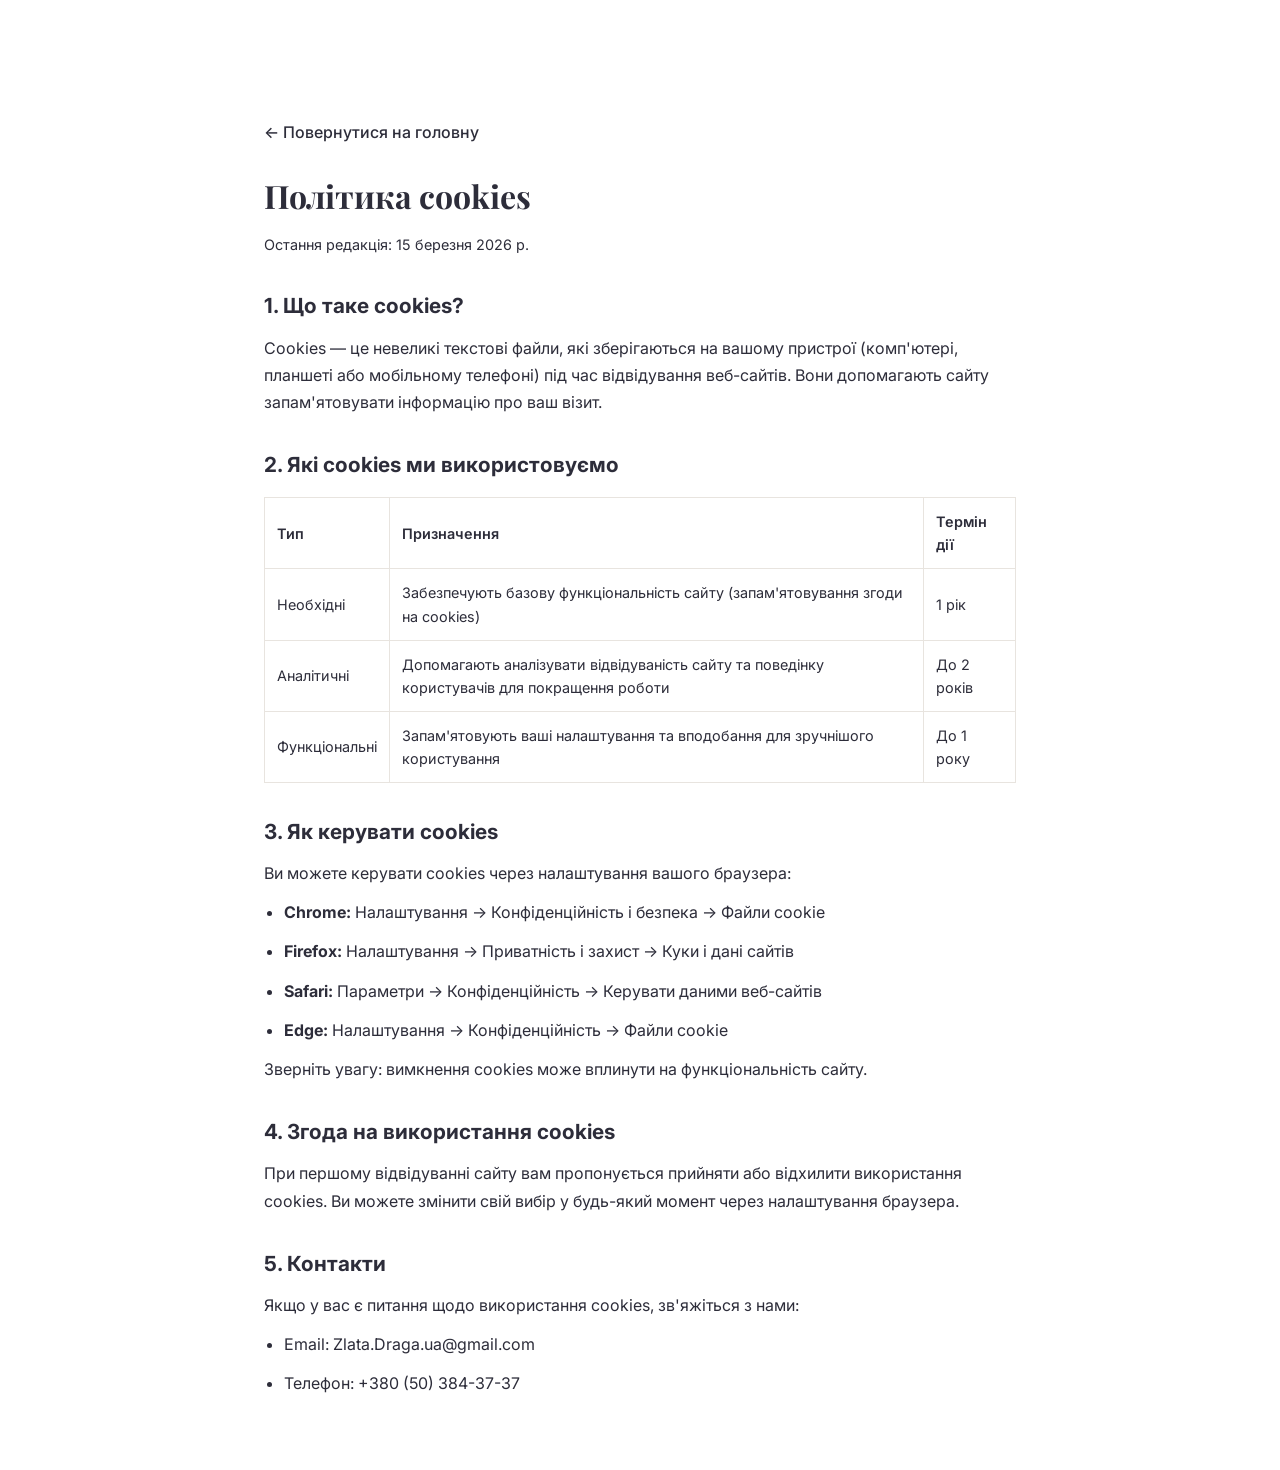
<file: cookie-policy.html>
<!DOCTYPE html>
<html lang="uk">
<head>
  <meta charset="UTF-8">
  <meta name="viewport" content="width=device-width, initial-scale=1.0">
  <title>Політика cookies — Zlata Draga</title>
  <meta name="robots" content="noindex, nofollow">
  <link rel="icon" type="image/svg+xml" href="img/logo.svg">
  <link rel="stylesheet" href="css/style.css">
  <link rel="preconnect" href="https://fonts.googleapis.com">
  <link href="https://fonts.googleapis.com/css2?family=Inter:wght@300;400;500;600;700;800&family=Playfair+Display:wght@600;700&display=swap" rel="stylesheet">
  <style>
    .policy { max-width: 800px; margin: 0 auto; padding: 120px 24px 60px; }
    .policy h1 { font-family: 'Playfair Display', serif; font-size: 2rem; margin-bottom: 12px; }
    .policy .date { color: var(--gray); font-size: 0.9rem; margin-bottom: 32px; }
    .policy h2 { font-size: 1.3rem; margin-top: 32px; margin-bottom: 12px; }
    .policy p, .policy li { line-height: 1.7; color: var(--gray); margin-bottom: 12px; }
    .policy ul { padding-left: 20px; }
    .policy a { color: var(--gold-dark); }
    .policy__back { display: inline-block; margin-bottom: 24px; color: var(--gold-dark); text-decoration: none; font-weight: 500; }
    .policy table { width: 100%; border-collapse: collapse; margin: 16px 0; }
    .policy th, .policy td { padding: 12px; border: 1px solid #E8E4DF; text-align: left; font-size: 0.9rem; }
    .policy th { background: var(--bg-warm); font-weight: 600; }
  </style>
</head>
<body>
  <div class="policy">
    <a href="index.html" class="policy__back">&larr; Повернутися на головну</a>
    <h1>Політика cookies</h1>
    <p class="date">Остання редакція: 15 березня 2026 р.</p>

    <h2>1. Що таке cookies?</h2>
    <p>Cookies — це невеликі текстові файли, які зберігаються на вашому пристрої (комп'ютері, планшеті або мобільному телефоні) під час відвідування веб-сайтів. Вони допомагають сайту запам'ятовувати інформацію про ваш візит.</p>

    <h2>2. Які cookies ми використовуємо</h2>
    <table>
      <tr>
        <th>Тип</th>
        <th>Призначення</th>
        <th>Термін дії</th>
      </tr>
      <tr>
        <td>Необхідні</td>
        <td>Забезпечують базову функціональність сайту (запам'ятовування згоди на cookies)</td>
        <td>1 рік</td>
      </tr>
      <tr>
        <td>Аналітичні</td>
        <td>Допомагають аналізувати відвідуваність сайту та поведінку користувачів для покращення роботи</td>
        <td>До 2 років</td>
      </tr>
      <tr>
        <td>Функціональні</td>
        <td>Запам'ятовують ваші налаштування та вподобання для зручнішого користування</td>
        <td>До 1 року</td>
      </tr>
    </table>

    <h2>3. Як керувати cookies</h2>
    <p>Ви можете керувати cookies через налаштування вашого браузера:</p>
    <ul>
      <li><strong>Chrome:</strong> Налаштування &rarr; Конфіденційність і безпека &rarr; Файли cookie</li>
      <li><strong>Firefox:</strong> Налаштування &rarr; Приватність і захист &rarr; Куки і дані сайтів</li>
      <li><strong>Safari:</strong> Параметри &rarr; Конфіденційність &rarr; Керувати даними веб-сайтів</li>
      <li><strong>Edge:</strong> Налаштування &rarr; Конфіденційність &rarr; Файли cookie</li>
    </ul>
    <p>Зверніть увагу: вимкнення cookies може вплинути на функціональність сайту.</p>

    <h2>4. Згода на використання cookies</h2>
    <p>При першому відвідуванні сайту вам пропонується прийняти або відхилити використання cookies. Ви можете змінити свій вибір у будь-який момент через налаштування браузера.</p>

    <h2>5. Контакти</h2>
    <p>Якщо у вас є питання щодо використання cookies, зв'яжіться з нами:</p>
    <ul>
      <li>Email: <a href="mailto:Zlata.Draga.ua@gmail.com">Zlata.Draga.ua@gmail.com</a></li>
      <li>Телефон: <a href="tel:+380503843737">+380 (50) 384-37-37</a></li>
    </ul>
  </div>
</body>
</html>
</file>
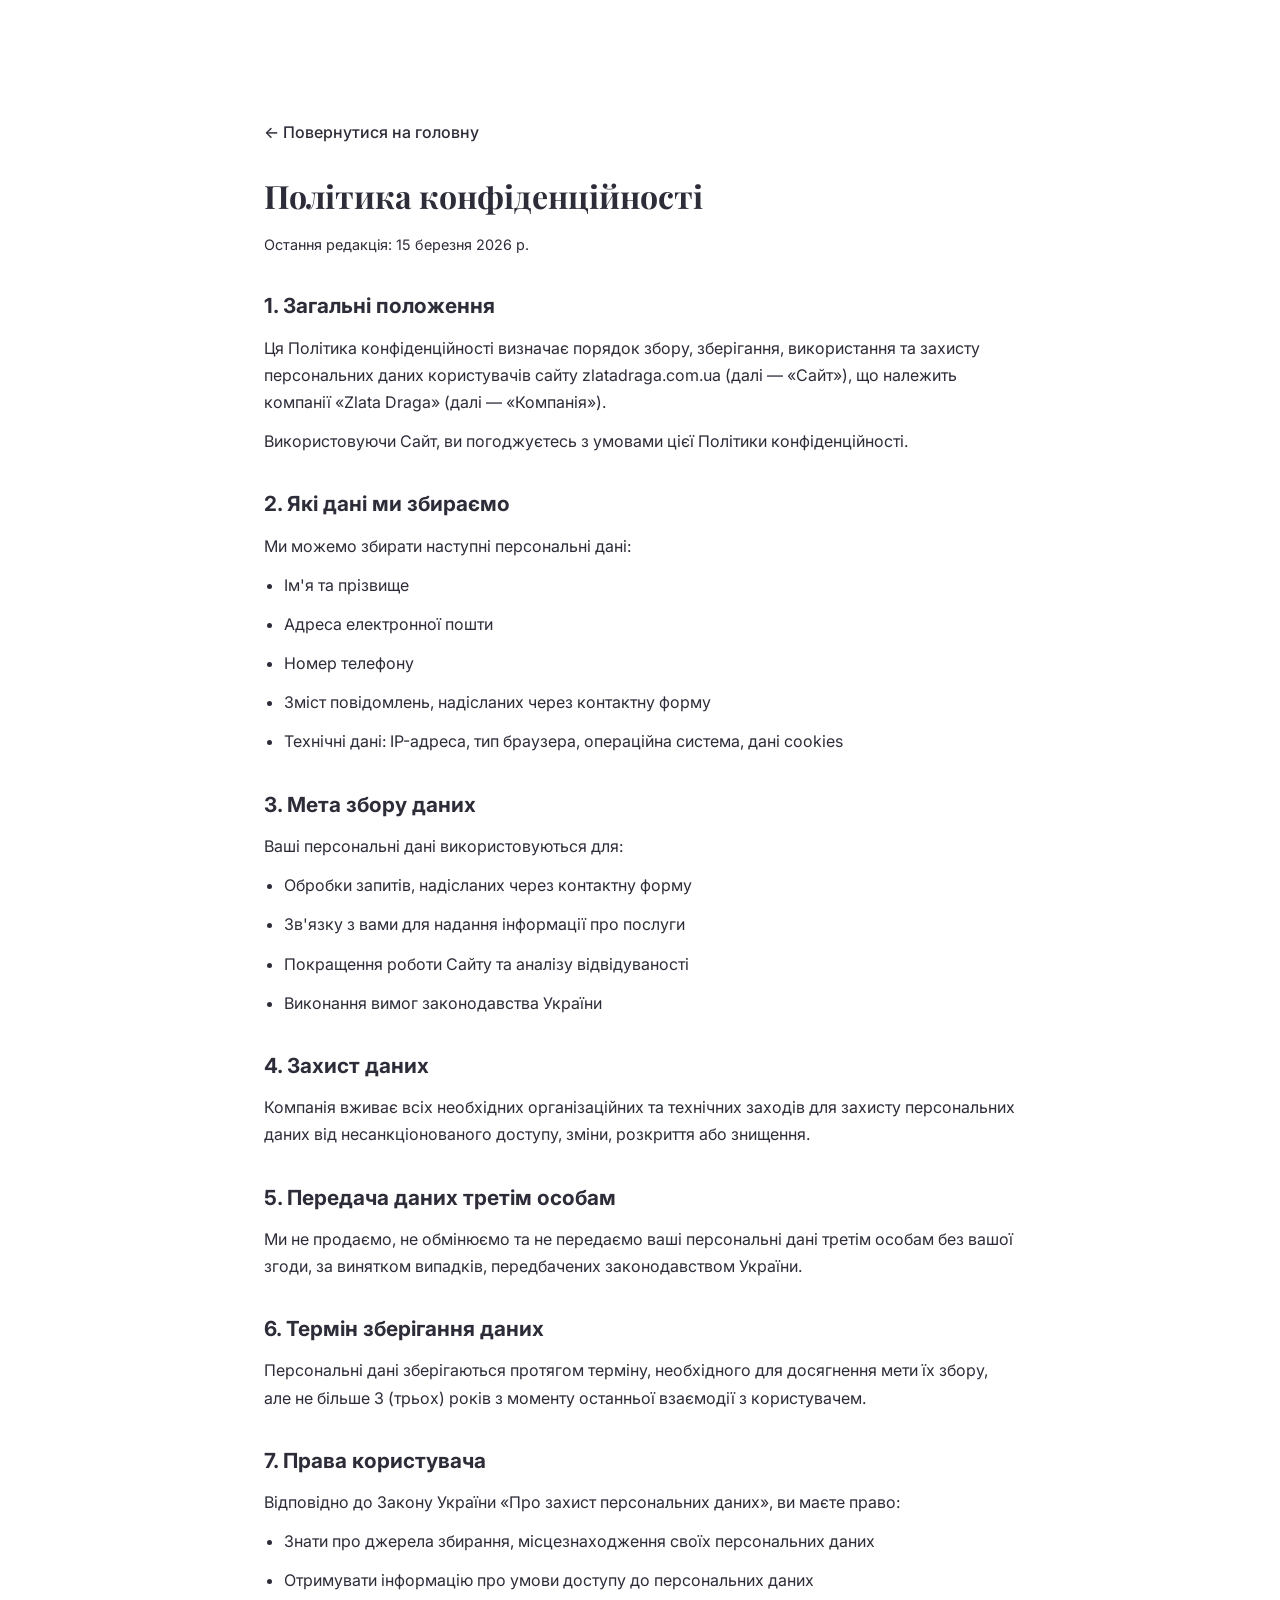
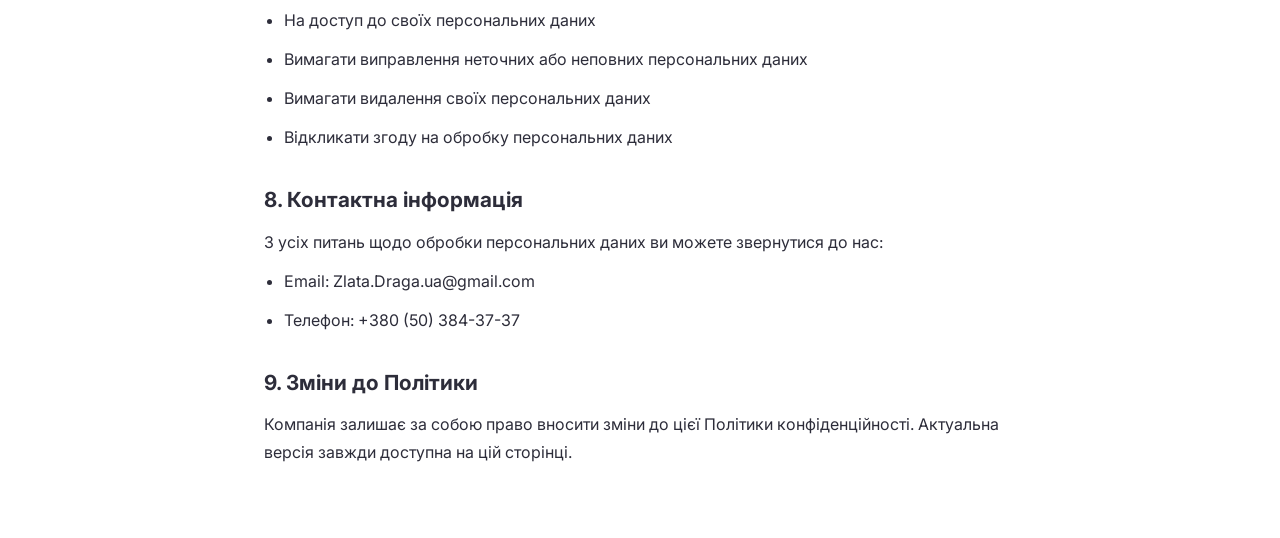
<file: privacy-policy.html>
<!DOCTYPE html>
<html lang="uk">
<head>
  <meta charset="UTF-8">
  <meta name="viewport" content="width=device-width, initial-scale=1.0">
  <title>Політика конфіденційності — Zlata Draga</title>
  <meta name="robots" content="noindex, nofollow">
  <link rel="icon" type="image/svg+xml" href="img/logo.svg">
  <link rel="stylesheet" href="css/style.css">
  <link rel="preconnect" href="https://fonts.googleapis.com">
  <link href="https://fonts.googleapis.com/css2?family=Inter:wght@300;400;500;600;700;800&family=Playfair+Display:wght@600;700&display=swap" rel="stylesheet">
  <style>
    .policy { max-width: 800px; margin: 0 auto; padding: 120px 24px 60px; }
    .policy h1 { font-family: 'Playfair Display', serif; font-size: 2rem; margin-bottom: 12px; }
    .policy .date { color: var(--gray); font-size: 0.9rem; margin-bottom: 32px; }
    .policy h2 { font-size: 1.3rem; margin-top: 32px; margin-bottom: 12px; }
    .policy p, .policy li { line-height: 1.7; color: var(--gray); margin-bottom: 12px; }
    .policy ul { padding-left: 20px; }
    .policy a { color: var(--gold-dark); }
    .policy__back { display: inline-block; margin-bottom: 24px; color: var(--gold-dark); text-decoration: none; font-weight: 500; }
  </style>
</head>
<body>
  <div class="policy">
    <a href="index.html" class="policy__back">&larr; Повернутися на головну</a>
    <h1>Політика конфіденційності</h1>
    <p class="date">Остання редакція: 15 березня 2026 р.</p>

    <h2>1. Загальні положення</h2>
    <p>Ця Політика конфіденційності визначає порядок збору, зберігання, використання та захисту персональних даних користувачів сайту zlatadraga.com.ua (далі — «Сайт»), що належить компанії «Zlata Draga» (далі — «Компанія»).</p>
    <p>Використовуючи Сайт, ви погоджуєтесь з умовами цієї Політики конфіденційності.</p>

    <h2>2. Які дані ми збираємо</h2>
    <p>Ми можемо збирати наступні персональні дані:</p>
    <ul>
      <li>Ім'я та прізвище</li>
      <li>Адреса електронної пошти</li>
      <li>Номер телефону</li>
      <li>Зміст повідомлень, надісланих через контактну форму</li>
      <li>Технічні дані: IP-адреса, тип браузера, операційна система, дані cookies</li>
    </ul>

    <h2>3. Мета збору даних</h2>
    <p>Ваші персональні дані використовуються для:</p>
    <ul>
      <li>Обробки запитів, надісланих через контактну форму</li>
      <li>Зв'язку з вами для надання інформації про послуги</li>
      <li>Покращення роботи Сайту та аналізу відвідуваності</li>
      <li>Виконання вимог законодавства України</li>
    </ul>

    <h2>4. Захист даних</h2>
    <p>Компанія вживає всіх необхідних організаційних та технічних заходів для захисту персональних даних від несанкціонованого доступу, зміни, розкриття або знищення.</p>

    <h2>5. Передача даних третім особам</h2>
    <p>Ми не продаємо, не обмінюємо та не передаємо ваші персональні дані третім особам без вашої згоди, за винятком випадків, передбачених законодавством України.</p>

    <h2>6. Термін зберігання даних</h2>
    <p>Персональні дані зберігаються протягом терміну, необхідного для досягнення мети їх збору, але не більше 3 (трьох) років з моменту останньої взаємодії з користувачем.</p>

    <h2>7. Права користувача</h2>
    <p>Відповідно до Закону України «Про захист персональних даних», ви маєте право:</p>
    <ul>
      <li>Знати про джерела збирання, місцезнаходження своїх персональних даних</li>
      <li>Отримувати інформацію про умови доступу до персональних даних</li>
      <li>На доступ до своїх персональних даних</li>
      <li>Вимагати виправлення неточних або неповних персональних даних</li>
      <li>Вимагати видалення своїх персональних даних</li>
      <li>Відкликати згоду на обробку персональних даних</li>
    </ul>

    <h2>8. Контактна інформація</h2>
    <p>З усіх питань щодо обробки персональних даних ви можете звернутися до нас:</p>
    <ul>
      <li>Email: <a href="mailto:Zlata.Draga.ua@gmail.com">Zlata.Draga.ua@gmail.com</a></li>
      <li>Телефон: <a href="tel:+380503843737">+380 (50) 384-37-37</a></li>
    </ul>

    <h2>9. Зміни до Політики</h2>
    <p>Компанія залишає за собою право вносити зміни до цієї Політики конфіденційності. Актуальна версія завжди доступна на цій сторінці.</p>
  </div>
</body>
</html>
</file>
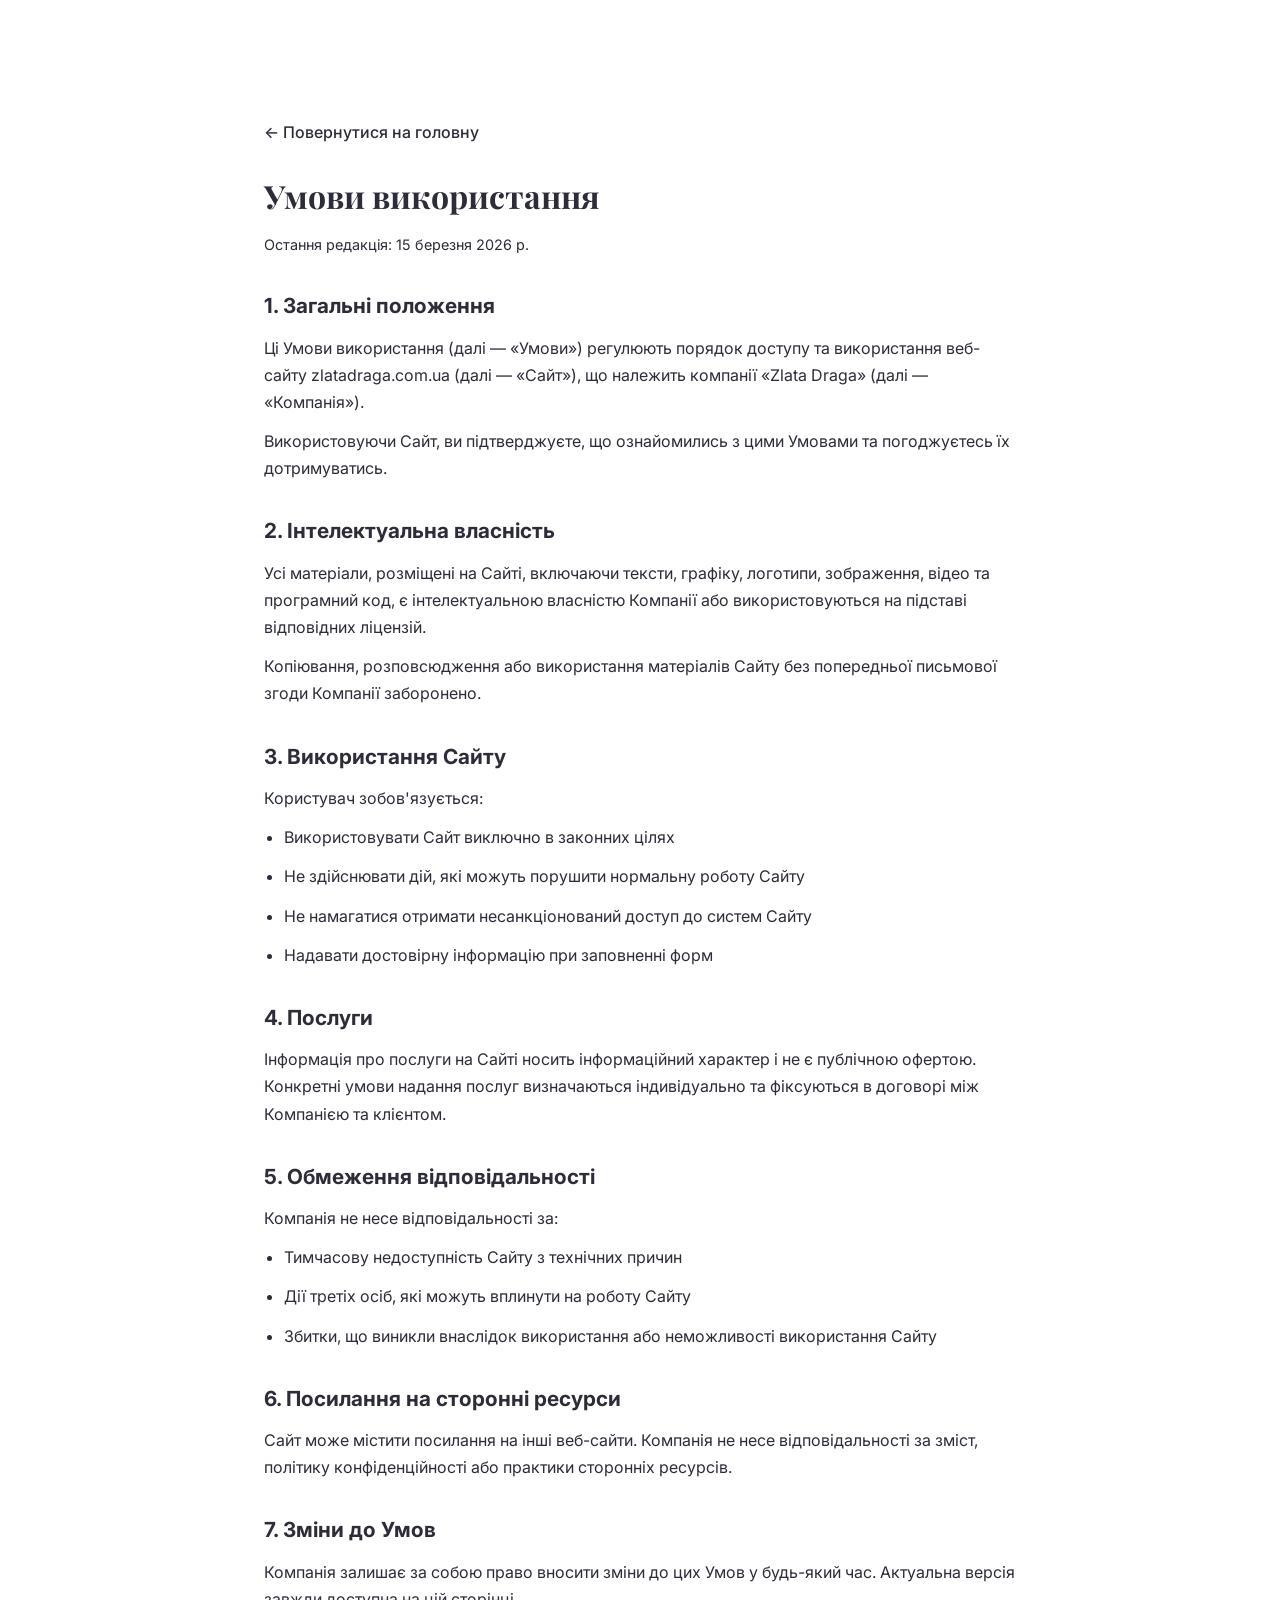
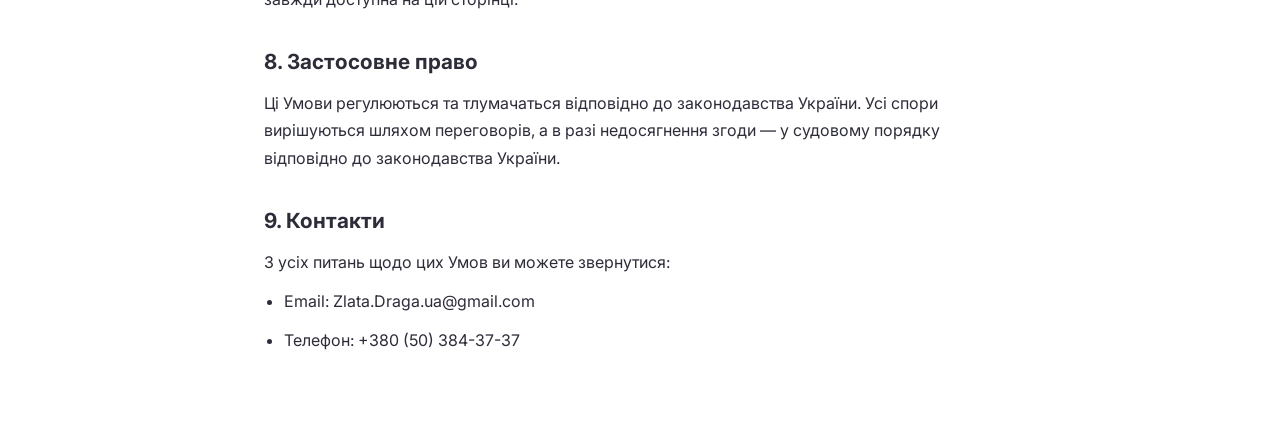
<file: terms.html>
<!DOCTYPE html>
<html lang="uk">
<head>
  <meta charset="UTF-8">
  <meta name="viewport" content="width=device-width, initial-scale=1.0">
  <title>Умови використання — Zlata Draga</title>
  <meta name="robots" content="noindex, nofollow">
  <link rel="icon" type="image/svg+xml" href="img/logo.svg">
  <link rel="stylesheet" href="css/style.css">
  <link rel="preconnect" href="https://fonts.googleapis.com">
  <link href="https://fonts.googleapis.com/css2?family=Inter:wght@300;400;500;600;700;800&family=Playfair+Display:wght@600;700&display=swap" rel="stylesheet">
  <style>
    .policy { max-width: 800px; margin: 0 auto; padding: 120px 24px 60px; }
    .policy h1 { font-family: 'Playfair Display', serif; font-size: 2rem; margin-bottom: 12px; }
    .policy .date { color: var(--gray); font-size: 0.9rem; margin-bottom: 32px; }
    .policy h2 { font-size: 1.3rem; margin-top: 32px; margin-bottom: 12px; }
    .policy p, .policy li { line-height: 1.7; color: var(--gray); margin-bottom: 12px; }
    .policy ul { padding-left: 20px; }
    .policy a { color: var(--gold-dark); }
    .policy__back { display: inline-block; margin-bottom: 24px; color: var(--gold-dark); text-decoration: none; font-weight: 500; }
  </style>
</head>
<body>
  <div class="policy">
    <a href="index.html" class="policy__back">&larr; Повернутися на головну</a>
    <h1>Умови використання</h1>
    <p class="date">Остання редакція: 15 березня 2026 р.</p>

    <h2>1. Загальні положення</h2>
    <p>Ці Умови використання (далі — «Умови») регулюють порядок доступу та використання веб-сайту zlatadraga.com.ua (далі — «Сайт»), що належить компанії «Zlata Draga» (далі — «Компанія»).</p>
    <p>Використовуючи Сайт, ви підтверджуєте, що ознайомились з цими Умовами та погоджуєтесь їх дотримуватись.</p>

    <h2>2. Інтелектуальна власність</h2>
    <p>Усі матеріали, розміщені на Сайті, включаючи тексти, графіку, логотипи, зображення, відео та програмний код, є інтелектуальною власністю Компанії або використовуються на підставі відповідних ліцензій.</p>
    <p>Копіювання, розповсюдження або використання матеріалів Сайту без попередньої письмової згоди Компанії заборонено.</p>

    <h2>3. Використання Сайту</h2>
    <p>Користувач зобов'язується:</p>
    <ul>
      <li>Використовувати Сайт виключно в законних цілях</li>
      <li>Не здійснювати дій, які можуть порушити нормальну роботу Сайту</li>
      <li>Не намагатися отримати несанкціонований доступ до систем Сайту</li>
      <li>Надавати достовірну інформацію при заповненні форм</li>
    </ul>

    <h2>4. Послуги</h2>
    <p>Інформація про послуги на Сайті носить інформаційний характер і не є публічною офертою. Конкретні умови надання послуг визначаються індивідуально та фіксуються в договорі між Компанією та клієнтом.</p>

    <h2>5. Обмеження відповідальності</h2>
    <p>Компанія не несе відповідальності за:</p>
    <ul>
      <li>Тимчасову недоступність Сайту з технічних причин</li>
      <li>Дії третіх осіб, які можуть вплинути на роботу Сайту</li>
      <li>Збитки, що виникли внаслідок використання або неможливості використання Сайту</li>
    </ul>

    <h2>6. Посилання на сторонні ресурси</h2>
    <p>Сайт може містити посилання на інші веб-сайти. Компанія не несе відповідальності за зміст, політику конфіденційності або практики сторонніх ресурсів.</p>

    <h2>7. Зміни до Умов</h2>
    <p>Компанія залишає за собою право вносити зміни до цих Умов у будь-який час. Актуальна версія завжди доступна на цій сторінці.</p>

    <h2>8. Застосовне право</h2>
    <p>Ці Умови регулюються та тлумачаться відповідно до законодавства України. Усі спори вирішуються шляхом переговорів, а в разі недосягнення згоди — у судовому порядку відповідно до законодавства України.</p>

    <h2>9. Контакти</h2>
    <p>З усіх питань щодо цих Умов ви можете звернутися:</p>
    <ul>
      <li>Email: <a href="mailto:Zlata.Draga.ua@gmail.com">Zlata.Draga.ua@gmail.com</a></li>
      <li>Телефон: <a href="tel:+380503843737">+380 (50) 384-37-37</a></li>
    </ul>
  </div>
</body>
</html>
</file>
<file: css/style.css>
/* ===== Reset & Base ===== */
*, *::before, *::after {
  margin: 0;
  padding: 0;
  box-sizing: border-box;
}

:root {
  --primary: #DB9E36;
  --primary-light: #E8B85A;
  --primary-dark: #C48A2A;
  --dark: #1a1a2e;
  --dark-2: #16213e;
  --dark-3: #0f3460;
  --text: #2d2d3a;
  --text-secondary: #6b6b80;
  --text-muted: #9999aa;
  --border: #e8e8f0;
  --bg: #ffffff;
  --bg-alt: #f7f7fb;
  --bg-dark: #1a1a2e;
  --radius: 8px;
  --radius-lg: 16px;
  --radius-xl: 24px;
  --shadow-sm: 0 1px 3px rgba(0, 0, 0, 0.06);
  --shadow: 0 4px 16px rgba(0, 0, 0, 0.08);
  --shadow-lg: 0 8px 32px rgba(0, 0, 0, 0.12);
  --transition: 0.3s cubic-bezier(0.4, 0, 0.2, 1);
}

html {
  scroll-behavior: smooth;
  font-size: 16px;
}

body {
  font-family: 'Inter', -apple-system, BlinkMacSystemFont, 'Segoe UI', sans-serif;
  background: var(--bg);
  color: var(--text);
  line-height: 1.6;
  overflow-x: hidden;
  -webkit-font-smoothing: antialiased;
}

a {
  text-decoration: none;
  color: inherit;
}

img {
  max-width: 100%;
  display: block;
}

.container {
  max-width: 1200px;
  margin: 0 auto;
  padding: 0 24px;
}

/* ===== Header ===== */
.header {
  position: fixed;
  top: 0;
  left: 0;
  right: 0;
  z-index: 1000;
  padding: 0;
  transition: var(--transition);
  background: rgba(255, 255, 255, 0);
}

.header--scrolled {
  background: rgba(255, 255, 255, 0.97);
  backdrop-filter: blur(20px);
  box-shadow: 0 1px 0 rgba(0, 0, 0, 0.06);
}

.header__inner {
  display: flex;
  align-items: center;
  justify-content: space-between;
  height: 72px;
}

.header__logo img {
  height: 56px;
  width: auto;
  transition: var(--transition);
  filter: drop-shadow(0 1px 4px rgba(219, 158, 54, 0.4));
}

.header--scrolled .header__logo img {
  height: 48px;
}

.header__nav {
  display: flex;
  align-items: center;
  gap: 36px;
}

.header__link {
  font-size: 0.875rem;
  font-weight: 500;
  color: rgba(255, 255, 255, 0.85);
  transition: var(--transition);
  letter-spacing: 0.02em;
}

.header--scrolled .header__link {
  color: var(--text);
}

.header__link:hover {
  color: var(--primary);
}

.header__cta {
  transition: var(--transition);
}

.header__burger {
  display: none;
  flex-direction: column;
  gap: 5px;
  background: none;
  border: none;
  cursor: pointer;
  padding: 4px;
  z-index: 1001;
}

.header__burger span {
  width: 24px;
  height: 2px;
  background: #fff;
  transition: var(--transition);
  border-radius: 2px;
}

.header--scrolled .header__burger span {
  background: var(--text);
}

/* ===== Buttons ===== */
.btn {
  display: inline-flex;
  align-items: center;
  justify-content: center;
  padding: 12px 28px;
  font-size: 0.875rem;
  font-weight: 600;
  border-radius: var(--radius);
  transition: var(--transition);
  cursor: pointer;
  border: none;
  font-family: inherit;
  letter-spacing: 0.01em;
}

.btn--primary {
  background: var(--primary);
  color: #fff;
}

.btn--primary:hover {
  background: var(--primary-dark);
  transform: translateY(-1px);
  box-shadow: 0 4px 16px rgba(219, 158, 54, 0.3);
}

.btn--white {
  background: #fff;
  color: var(--dark);
}

.btn--white:hover {
  background: #f0f0f0;
  transform: translateY(-1px);
  box-shadow: var(--shadow);
}

.btn--ghost {
  background: transparent;
  color: #fff;
  border: 1px solid rgba(255, 255, 255, 0.4);
}

.btn--ghost:hover {
  background: rgba(255, 255, 255, 0.1);
  border-color: rgba(255, 255, 255, 0.7);
}

.btn--outline {
  background: transparent;
  color: var(--text);
  border: 1px solid var(--border);
}

.btn--outline:hover {
  border-color: var(--primary);
  color: var(--primary);
}

.btn--sm {
  padding: 8px 20px;
  font-size: 0.8125rem;
}

.btn--lg {
  padding: 16px 36px;
  font-size: 0.9375rem;
}

.btn--full {
  width: 100%;
}

/* ===== Hero ===== */
.hero {
  position: relative;
  min-height: 100vh;
  display: flex;
  align-items: center;
  overflow: hidden;
  background: var(--dark);
}

.hero__bg {
  position: absolute;
  inset: 0;
  z-index: 0;
}

.hero__bg img {
  width: 100%;
  height: 100%;
  object-fit: cover;
  opacity: 0.35;
}

.hero__overlay {
  position: absolute;
  inset: 0;
  background: linear-gradient(135deg, rgba(26, 26, 46, 0.9) 0%, rgba(15, 52, 96, 0.7) 50%, rgba(26, 26, 46, 0.85) 100%);
  z-index: 1;
}

.hero__inner {
  position: relative;
  z-index: 2;
  padding: 100px 0 100px;
  width: 100%;
}

.hero__content {
  max-width: 680px;
  text-align: center;
  margin: 0 auto;
}

.hero__logo {
  width: 560px;
  height: auto;
  margin: 0 auto 32px;
  filter: drop-shadow(0 4px 24px rgba(219, 158, 54, 0.5)) drop-shadow(0 0 60px rgba(219, 158, 54, 0.3));
  animation: logoShine 3s ease-in-out infinite;
}

@keyframes logoShine {
  0%, 100% {
    filter: drop-shadow(0 4px 24px rgba(219, 158, 54, 0.5)) drop-shadow(0 0 60px rgba(219, 158, 54, 0.3));
  }
  50% {
    filter: drop-shadow(0 4px 32px rgba(219, 158, 54, 0.8)) drop-shadow(0 0 80px rgba(219, 158, 54, 0.5)) drop-shadow(0 0 120px rgba(232, 184, 90, 0.3));
  }
}

.hero__label {
  display: inline-block;
  font-size: 0.75rem;
  font-weight: 600;
  text-transform: uppercase;
  letter-spacing: 4px;
  color: var(--primary-light);
  margin-bottom: 24px;
}

.hero__title {
  font-size: clamp(2.5rem, 5vw, 4rem);
  font-weight: 800;
  line-height: 1.1;
  color: #fff;
  margin-bottom: 24px;
  letter-spacing: -0.02em;
}

.hero__nav-buttons {
  display: grid;
  grid-template-columns: repeat(3, 1fr);
  gap: 20px;
  padding: 48px 0;
  max-width: 1200px;
  margin: 0 auto;
}

.hero__nav-btn {
  display: flex;
  align-items: center;
  justify-content: center;
  padding: 48px 32px;
  font-size: 1.25rem;
  font-weight: 700;
  color: #fff;
  border: none;
  border-radius: var(--radius-lg);
  transition: all 0.3s ease;
  letter-spacing: 0.02em;
  text-align: center;
  cursor: pointer;
  font-family: inherit;
}

.hero__nav-btn:nth-child(1) {
  background: linear-gradient(135deg, #DB9E36, #C48A2A);
}

.hero__nav-btn:nth-child(2) {
  background: linear-gradient(135deg, #1a1a2e, #16213e);
}

.hero__nav-btn:nth-child(3) {
  background: linear-gradient(135deg, #0f3460, #1a5276);
}

.hero__nav-btn:hover {
  transform: translateY(-4px);
  box-shadow: 0 8px 32px rgba(0, 0, 0, 0.2);
}

.hero__text {
  font-size: 1.125rem;
  color: rgba(255, 255, 255, 0.7);
  line-height: 1.7;
  margin-bottom: 40px;
  max-width: 520px;
  margin-left: auto;
  margin-right: auto;
}

.hero__actions {
  display: flex;
  gap: 16px;
  flex-wrap: wrap;
  justify-content: center;
}

.hero__stats {
  display: flex;
  gap: 64px;
  margin-top: 80px;
  padding-top: 40px;
  border-top: 1px solid rgba(255, 255, 255, 0.12);
  justify-content: center;
}

.stat {
  text-align: center;
}

.stat__number {
  font-size: 2.5rem;
  font-weight: 800;
  color: var(--primary-light);
  line-height: 1;
}

.stat__plus {
  font-size: 1.5rem;
  font-weight: 700;
  color: var(--primary-light);
}

.stat__label {
  display: block;
  font-size: 0.8125rem;
  color: rgba(255, 255, 255, 0.5);
  margin-top: 8px;
  font-weight: 400;
}

/* ===== Sections ===== */
.section {
  padding: 100px 0;
}

.section--dark {
  background: #1e2a4a;
}

.section--flush {
  padding: 80px 0;
}

.section__header {
  text-align: center;
  margin-bottom: 64px;
}

.section__label {
  font-size: 0.75rem;
  font-weight: 600;
  text-transform: uppercase;
  letter-spacing: 3px;
  color: var(--primary);
  margin-bottom: 12px;
}

.section__label--light {
  color: var(--primary-light);
}

.section__title {
  font-size: clamp(1.75rem, 3.5vw, 2.5rem);
  font-weight: 700;
  line-height: 1.2;
  color: var(--text);
  letter-spacing: -0.02em;
}

.section__title--light {
  color: #fff;
}

/* ===== About ===== */
.about__grid {
  display: grid;
  grid-template-columns: repeat(4, 1fr);
  gap: 24px;
}

.about__card {
  padding: 36px 28px;
  border-radius: var(--radius-lg);
  background: var(--bg);
  border: 1px solid var(--border);
  transition: var(--transition);
}

.about__card:hover {
  transform: translateY(-4px);
  box-shadow: var(--shadow-lg);
  border-color: transparent;
}

.about__icon {
  width: 44px;
  height: 44px;
  margin-bottom: 20px;
  color: var(--primary);
}

.about__icon svg {
  width: 100%;
  height: 100%;
}

.about__card h3 {
  font-size: 1rem;
  font-weight: 700;
  margin-bottom: 10px;
  color: var(--text);
}

.about__card p {
  font-size: 0.875rem;
  color: var(--text-secondary);
  line-height: 1.6;
}

/* ===== Experience ===== */
.experience__grid {
  display: grid;
  grid-template-columns: repeat(6, 1fr);
  gap: 20px;
}

.experience__item {
  display: flex;
  align-items: center;
  justify-content: center;
  padding: 24px 16px;
  background: #fff;
  transition: var(--transition);
  min-height: 100px;
}

.experience__item img {
  max-height: 56px;
  max-width: 100%;
  object-fit: contain;
  transition: var(--transition);
}

.experience__item--large img {
  max-height: 80px;
}

.experience__item--medium img {
  max-height: 74px;
}

.experience__item--xl img {
  max-height: 120px;
}

/* ===== Services ===== */
.services__grid {
  display: grid;
  grid-template-columns: repeat(2, 1fr);
  gap: 20px;
}

.service-card {
  padding: 36px 32px;
  border-radius: var(--radius-lg);
  background: var(--bg);
  border: 1px solid var(--border);
  transition: var(--transition);
  position: relative;
  display: flex;
  flex-direction: column;
  gap: 12px;
}

.service-card:hover {
  border-color: var(--primary);
  box-shadow: var(--shadow);
  transform: translateY(-2px);
}

/* Service Tiles */
.services-tiles {
  display: grid;
  grid-template-columns: repeat(3, 1fr);
  gap: 20px;
}

.service-tile {
  position: relative;
  padding: 48px 32px;
  background: var(--bg-alt);
  border: 1px solid var(--border);
  border-radius: var(--radius-lg);
  text-align: center;
  cursor: pointer;
  transition: all 0.3s ease;
  overflow: hidden;
}

.service-tile__icon {
  font-size: 2.5rem;
  color: var(--primary);
  margin-bottom: 16px;
  opacity: 0;
  transform: translateY(10px);
  transition: all 0.3s ease;
}

.service-tile:hover .service-tile__icon {
  opacity: 1;
  transform: translateY(0);
}

.service-tile__title {
  font-size: 1.125rem;
  font-weight: 700;
  color: var(--text);
  transition: var(--transition);
}

.service-tile:nth-child(1) { background: linear-gradient(135deg, #DB9E36, #C48A2A); }
.service-tile:nth-child(2) { background: linear-gradient(135deg, #1a1a2e, #16213e); }
.service-tile:nth-child(3) { background: linear-gradient(135deg, #0f3460, #1a5276); }
.service-tile:nth-child(4) { background: linear-gradient(135deg, #2d6a4f, #40916c); }
.service-tile:nth-child(5) { background: linear-gradient(135deg, #e63946, #c1121f); }
.service-tile:nth-child(6) { background: linear-gradient(135deg, #5e548e, #9f86c0); }
.service-tile:nth-child(7) { background: linear-gradient(135deg, #0077b6, #00b4d8); }

.service-tile {
  border: none;
}

.service-tile__title {
  color: #fff;
}

.service-tile__icon {
  color: rgba(255, 255, 255, 0.9);
}

.service-tile:hover {
  transform: translateY(-4px);
  box-shadow: 0 12px 40px rgba(0, 0, 0, 0.2);
}

.service-tile:hover .service-tile__title {
  color: #fff;
}

.service-tile:hover .service-tile__icon {
  color: #fff;
}

/* Service Detail */
.service-detail__back {
  display: inline-flex;
  align-items: center;
  gap: 8px;
  padding: 12px 24px;
  font-size: 0.9375rem;
  font-weight: 600;
  color: var(--text);
  background: var(--bg-alt);
  border: 1px solid var(--border);
  border-radius: 100px;
  cursor: pointer;
  transition: var(--transition);
  margin-bottom: 48px;
  font-family: inherit;
}

.service-detail__back:hover {
  background: var(--primary);
  border-color: var(--primary);
  color: #fff;
}

.service-detail {
  display: grid;
  grid-template-columns: 1fr 1fr;
  gap: 48px;
  align-items: start;
}

.service-detail__content {
  order: 1;
}

.service-detail__img-wrap {
  border-radius: var(--radius-xl);
  overflow: hidden;
  order: 2;
}

.service-detail__img {
  width: 100%;
  height: 100%;
  min-height: 400px;
  object-fit: cover;
}

.service-detail__icon {
  width: 56px;
  height: 56px;
  background: var(--primary);
  border-radius: var(--radius-lg);
  display: flex;
  align-items: center;
  justify-content: center;
  color: #fff;
  font-size: 1.5rem;
  margin-bottom: 20px;
}

.service-detail__title {
  font-size: clamp(1.5rem, 3vw, 2rem);
  font-weight: 700;
  color: var(--text);
  margin-bottom: 24px;
}

.service-detail__text {
  font-size: 1.0625rem;
  color: var(--text-secondary);
  line-height: 1.8;
}

.service-card__title {
  font-size: 1.125rem;
  font-weight: 700;
  color: var(--text);
}

.service-card__text {
  font-size: 0.875rem;
  color: var(--text-secondary);
  line-height: 1.65;
  flex: 1;
}

.service-card__arrow {
  color: var(--text-muted);
  font-size: 0.875rem;
  transition: var(--transition);
  align-self: flex-end;
}

.service-card:hover .service-card__arrow {
  color: var(--primary);
  transform: translateX(4px);
}

/* ===== Gallery ===== */
.gallery__grid {
  display: grid;
  grid-template-columns: 1fr 1fr;
  grid-template-rows: auto auto;
  gap: 16px;
}

.gallery__item {
  position: relative;
  border-radius: var(--radius-lg);
  overflow: hidden;
  cursor: pointer;
}

.gallery__item img {
  width: 100%;
  height: 100%;
  object-fit: cover;
  transition: transform 0.6s ease;
  display: block;
  min-height: 240px;
}

.gallery__item:hover img {
  transform: scale(1.05);
}

.gallery__item--large {
  grid-row: 1 / 3;
}

.gallery__item--large img {
  min-height: 496px;
}

.gallery__item--wide {
  grid-column: 1 / -1;
}

.gallery__item--wide img {
  max-height: 400px;
}

.gallery__overlay {
  position: absolute;
  inset: 0;
  background: linear-gradient(to top, rgba(26, 26, 46, 0.7) 0%, transparent 60%);
  display: flex;
  align-items: flex-end;
  padding: 24px;
  opacity: 0;
  transition: var(--transition);
}

.gallery__item:hover .gallery__overlay {
  opacity: 1;
}

.gallery__tag {
  display: inline-block;
  padding: 6px 16px;
  background: var(--primary);
  color: #fff;
  font-size: 0.8125rem;
  font-weight: 600;
  border-radius: 100px;
}

/* ===== Quality ===== */
.quality__grid {
  display: grid;
  grid-template-columns: repeat(2, 1fr);
  gap: 20px;
}

.quality__item {
  display: flex;
  gap: 20px;
  padding: 32px;
  border-radius: var(--radius-lg);
  background: var(--bg-alt);
  transition: var(--transition);
}

.quality__item:hover {
  background: var(--bg);
  box-shadow: var(--shadow);
  transform: translateY(-2px);
}

.quality__icon-wrap {
  flex-shrink: 0;
  width: 48px;
  height: 48px;
  background: var(--primary);
  border-radius: var(--radius);
  display: flex;
  align-items: center;
  justify-content: center;
  color: #fff;
}

.quality__icon-wrap svg {
  width: 22px;
  height: 22px;
}

.quality__item h3 {
  font-size: 1rem;
  font-weight: 700;
  margin-bottom: 6px;
  color: var(--text);
}

.quality__item p {
  font-size: 0.875rem;
  color: var(--text-secondary);
  line-height: 1.6;
}

/* ===== Advantages ===== */
.advantages__grid {
  display: grid;
  grid-template-columns: repeat(4, 1fr);
  gap: 24px;
}

.advantage {
  text-align: center;
  padding: 40px 24px;
  border-radius: var(--radius-lg);
  background: rgba(255, 255, 255, 0.04);
  border: 1px solid rgba(255, 255, 255, 0.08);
  transition: var(--transition);
}

.advantage:hover {
  background: rgba(255, 255, 255, 0.08);
  border-color: rgba(219, 158, 54, 0.3);
  transform: translateY(-4px);
}

.advantage__icon {
  font-size: 1.75rem;
  color: var(--primary-light);
  margin-bottom: 20px;
}

.advantage h3 {
  font-size: 1rem;
  font-weight: 700;
  margin-bottom: 10px;
  color: #fff;
}

.advantage p {
  font-size: 0.8125rem;
  color: rgba(255, 255, 255, 0.6);
  line-height: 1.6;
}

/* ===== Testimonials 3D Carousel ===== */
.carousel3d {
  position: relative;
  max-width: 900px;
  margin: 0 auto;
}

.carousel3d__viewport {
  perspective: 1200px;
  overflow: hidden;
  padding: 40px 0;
}

.carousel3d__track {
  display: flex;
  justify-content: center;
  align-items: center;
  position: relative;
  height: 320px;
}

.carousel3d__slide {
  position: absolute;
  width: 380px;
  transition: all 0.6s cubic-bezier(0.4, 0, 0.2, 1);
  opacity: 0;
  pointer-events: none;
}

.carousel3d__slide--active {
  transform: translateX(0) scale(1) rotateY(0deg);
  opacity: 1;
  z-index: 3;
  pointer-events: auto;
}

.carousel3d__slide--prev {
  transform: translateX(-75%) scale(0.8) rotateY(25deg);
  opacity: 0.5;
  z-index: 2;
  pointer-events: none;
}

.carousel3d__slide--next {
  transform: translateX(75%) scale(0.8) rotateY(-25deg);
  opacity: 0.5;
  z-index: 2;
  pointer-events: none;
}

.carousel3d__controls {
  display: flex;
  justify-content: center;
  gap: 16px;
  margin-top: 8px;
}

.carousel3d__btn {
  width: 48px;
  height: 48px;
  border-radius: 50%;
  border: 2px solid var(--border);
  background: var(--bg);
  color: var(--text);
  font-size: 1rem;
  cursor: pointer;
  transition: var(--transition);
  display: flex;
  align-items: center;
  justify-content: center;
}

.carousel3d__btn:hover {
  background: var(--primary);
  border-color: var(--primary);
  color: #fff;
}

.testimonial-card {
  background: var(--bg-alt);
  border-radius: var(--radius-lg);
  padding: 32px;
  display: flex;
  flex-direction: column;
  gap: 16px;
  box-shadow: var(--shadow-lg);
}

.testimonial-card__quote {
  color: var(--primary);
  font-size: 1.25rem;
}

.testimonial-card__text {
  font-size: 0.9375rem;
  line-height: 1.7;
  color: var(--text-secondary);
  flex: 1;
}

.testimonial-card__author {
  display: flex;
  flex-direction: column;
  gap: 2px;
  padding-top: 16px;
  border-top: 1px solid var(--border);
}

.testimonial-card__author strong {
  font-size: 0.875rem;
  color: var(--text);
}

.testimonial-card__author span {
  font-size: 0.8125rem;
  color: var(--text-muted);
}

/* ===== CTA ===== */
.cta {
  padding: 100px 0;
  background: #1e2a4a;
  text-align: center;
  position: relative;
  overflow: hidden;
}

.cta::before {
  content: '';
  position: absolute;
  top: -50%;
  right: -20%;
  width: 600px;
  height: 600px;
  background: radial-gradient(circle, rgba(219, 158, 54, 0.15) 0%, transparent 70%);
  border-radius: 50%;
}

.cta__inner {
  max-width: 640px;
  margin: 0 auto;
  position: relative;
  z-index: 1;
}

.cta__title {
  font-size: clamp(1.75rem, 3.5vw, 2.5rem);
  font-weight: 700;
  margin-bottom: 16px;
  color: #fff;
  letter-spacing: -0.02em;
}

.cta__text {
  font-size: 1.0625rem;
  color: rgba(255, 255, 255, 0.65);
  margin-bottom: 36px;
  line-height: 1.6;
}

.cta__actions {
  display: flex;
  gap: 16px;
  justify-content: center;
  flex-wrap: wrap;
}

/* ===== Contacts ===== */
.contacts__grid {
  display: grid;
  grid-template-columns: 1.2fr 0.8fr;
  gap: 48px;
  align-items: start;
}

.contacts__form {
  padding: 40px;
  border-radius: var(--radius-lg);
  background: var(--bg-alt);
}

.form__row {
  display: grid;
  grid-template-columns: 1fr 1fr;
  gap: 16px;
}

.form__group {
  margin-bottom: 20px;
}

.form__group label {
  display: block;
  font-size: 0.8125rem;
  font-weight: 600;
  margin-bottom: 8px;
  color: var(--text);
}

.form__group input,
.form__group textarea {
  width: 100%;
  padding: 12px 16px;
  border: 1px solid var(--border);
  border-radius: var(--radius);
  font-family: inherit;
  font-size: 0.9375rem;
  transition: var(--transition);
  background: var(--bg);
  color: var(--text);
}

.form__group input:focus,
.form__group textarea:focus {
  outline: none;
  border-color: var(--primary);
  box-shadow: 0 0 0 3px rgba(219, 158, 54, 0.1);
}

.form__group textarea {
  resize: vertical;
  min-height: 100px;
}

.form__consent {
  margin-bottom: 20px;
}

.checkbox-label {
  display: flex;
  align-items: flex-start;
  gap: 10px;
  font-size: 0.8125rem;
  color: var(--text-secondary);
  cursor: pointer;
  line-height: 1.5;
}

.checkbox-label input[type="checkbox"] {
  margin-top: 3px;
  accent-color: var(--primary);
  flex-shrink: 0;
}

.checkbox-label a {
  color: var(--primary);
  text-decoration: underline;
}

.contacts__info {
  display: flex;
  flex-direction: column;
  gap: 16px;
}

.contacts__card {
  display: flex;
  gap: 16px;
  align-items: center;
  padding: 24px;
  border-radius: var(--radius-lg);
  background: var(--bg-alt);
  transition: var(--transition);
}

.contacts__card:hover {
  box-shadow: var(--shadow);
}

.contacts__icon {
  flex-shrink: 0;
  width: 44px;
  height: 44px;
  background: var(--primary);
  border-radius: var(--radius);
  display: flex;
  align-items: center;
  justify-content: center;
  color: #fff;
  font-size: 1rem;
}

.contacts__label {
  font-size: 0.75rem;
  color: var(--text-muted);
  margin-bottom: 2px;
  text-transform: uppercase;
  letter-spacing: 0.05em;
  font-weight: 500;
}

.contacts__value {
  font-size: 0.9375rem;
  font-weight: 600;
  color: var(--text);
  transition: var(--transition);
}

a.contacts__value:hover {
  color: var(--primary);
}

/* ===== Footer ===== */
.footer {
  background: #1e2a4a;
  color: rgba(255, 255, 255, 0.5);
  padding-top: 64px;
}

.footer__inner {
  display: grid;
  grid-template-columns: 1.5fr 1fr 1fr 1fr;
  gap: 48px;
  padding-bottom: 48px;
  border-bottom: 1px solid rgba(255, 255, 255, 0.06);
}

.footer__logo {
  height: 276px;
  width: auto;
  margin-bottom: 16px;
  filter: drop-shadow(0 4px 24px rgba(219, 158, 54, 0.5)) drop-shadow(0 0 60px rgba(219, 158, 54, 0.3));
  animation: logoShine 3s ease-in-out infinite;
}

.footer__brand p {
  font-size: 0.875rem;
  line-height: 1.6;
  max-width: 280px;
}

.footer__links h4 {
  color: #fff;
  font-size: 0.875rem;
  font-weight: 700;
  margin-bottom: 20px;
  text-transform: uppercase;
  letter-spacing: 0.05em;
}

.footer__links a {
  display: block;
  font-size: 0.875rem;
  margin-bottom: 12px;
  transition: var(--transition);
}

.footer__links a:hover {
  color: var(--primary-light);
}

.footer__bottom {
  padding: 24px 0;
  text-align: center;
  font-size: 0.8125rem;
}

/* ===== Cookie Banner ===== */
.cookie-banner {
  position: fixed;
  bottom: 0;
  left: 0;
  right: 0;
  background: var(--dark);
  color: #fff;
  padding: 20px 0;
  z-index: 9999;
  box-shadow: 0 -4px 20px rgba(0, 0, 0, 0.2);
}

.cookie-banner.hidden {
  display: none;
}

.cookie-banner__inner {
  max-width: 1200px;
  margin: 0 auto;
  padding: 0 24px;
  display: flex;
  align-items: center;
  gap: 24px;
  flex-wrap: wrap;
}

.cookie-banner__text {
  flex: 1;
  font-size: 0.875rem;
  line-height: 1.5;
  min-width: 280px;
  color: rgba(255, 255, 255, 0.75);
}

.cookie-banner__text a {
  color: var(--primary-light);
  text-decoration: underline;
}

.cookie-banner__actions {
  display: flex;
  gap: 12px;
  flex-shrink: 0;
}

.cookie-banner__actions .btn--outline {
  border-color: rgba(255, 255, 255, 0.3);
  color: rgba(255, 255, 255, 0.8);
}

.cookie-banner__actions .btn--outline:hover {
  background: rgba(255, 255, 255, 0.1);
  border-color: rgba(255, 255, 255, 0.5);
}

/* ===== Fullpage Panels ===== */
.fullpage {
  position: fixed;
  top: 0;
  left: 0;
  width: 100%;
  height: 100%;
  background: var(--bg);
  z-index: 900;
  overflow-y: auto;
  transform: translateX(100%);
  opacity: 0;
  transition: transform 0.5s cubic-bezier(0.4, 0, 0.2, 1), opacity 0.5s ease;
  visibility: hidden;
}

.fullpage.active {
  transform: translateX(0);
  opacity: 1;
  visibility: visible;
}

.fullpage__inner {
  max-width: 1200px;
  margin: 0 auto;
  padding: 100px 24px 80px;
}


body.fullpage-open {
  overflow: hidden;
}


/* Promo page */
.promo__intro {
  text-align: center;
  font-size: 1.125rem;
  color: var(--text-secondary);
  line-height: 1.7;
  max-width: 700px;
  margin: 0 auto 56px;
}

.promo__cases {
  display: flex;
  flex-direction: column;
  gap: 48px;
  margin-bottom: 64px;
}

.promo__case {
  display: grid;
  grid-template-columns: 1fr 1fr;
  gap: 40px;
  align-items: start;
}

.promo__case--reverse {
  direction: rtl;
}

.promo__case--reverse > * {
  direction: ltr;
}

.promo__case-img {
  border-radius: var(--radius-lg);
  overflow: hidden;
}

.promo__case-img img {
  width: 80%;
  height: auto;
  object-fit: cover;
  transition: transform 0.6s ease;
  border-radius: var(--radius-lg);
}

.promo__case:last-child .promo__case-img img {
  width: 100%;
  height: 320px;
}

.promo__case-img:hover img {
  transform: scale(1.05);
}

.promo__case-tag {
  display: inline-block;
  padding: 4px 14px;
  background: var(--primary);
  color: #fff;
  font-size: 0.75rem;
  font-weight: 600;
  border-radius: 100px;
  text-transform: uppercase;
  letter-spacing: 0.05em;
  margin-bottom: 12px;
}

.promo__case-info h3 {
  font-size: 1.25rem;
  font-weight: 700;
  color: var(--text);
  margin-bottom: 12px;
  line-height: 1.3;
}

.promo__case-info p {
  font-size: 0.9375rem;
  color: var(--text-secondary);
  line-height: 1.7;
}

.promo__cta {
  text-align: center;
  padding: 56px 32px;
  background: var(--bg-alt);
  border-radius: var(--radius-xl);
}

.promo__cta h3 {
  font-size: 1.5rem;
  font-weight: 700;
  color: var(--text);
  margin-bottom: 8px;
}

.promo__cta p {
  font-size: 1rem;
  color: var(--text-secondary);
  margin-bottom: 24px;
}

.promo__cta-btn {
  display: inline-flex;
}

@media (max-width: 768px) {
  .promo__case,
  .promo__case--reverse {
    grid-template-columns: 1fr;
    direction: ltr;
  }

  .promo__case-img img {
    height: auto;
  }

  .promo__case:last-child .promo__case-img img {
    height: 240px;
  }
}

/* ===== Animations ===== */
.reveal {
  opacity: 0;
  transform: translateY(24px);
  transition: opacity 0.6s ease, transform 0.6s ease;
}

.reveal.visible {
  opacity: 1;
  transform: translateY(0);
}

/* ===== Responsive ===== */
@media (max-width: 1024px) {
  .about__grid {
    grid-template-columns: repeat(2, 1fr);
  }
  .advantages__grid {
    grid-template-columns: repeat(2, 1fr);
  }
  .experience__grid {
    grid-template-columns: repeat(4, 1fr);
  }
  .footer__inner {
    grid-template-columns: 1fr 1fr;
  }
}

@media (max-width: 768px) {
  .header__inner {
    height: 64px;
  }

  .header__nav {
    position: fixed;
    top: 0;
    right: -100%;
    width: 300px;
    height: 100vh;
    background: var(--bg);
    flex-direction: column;
    justify-content: center;
    gap: 28px;
    padding: 40px;
    transition: var(--transition);
    box-shadow: -8px 0 32px rgba(0, 0, 0, 0.15);
    z-index: 1001;
  }

  .header__nav.active {
    right: 0;
  }

  .header__nav .header__link {
    color: var(--text);
    font-size: 1.1rem;
  }

  .header__cta {
    display: none;
  }

  .header__burger {
    display: flex;
  }

  .header__burger.active span:nth-child(1) {
    transform: rotate(45deg) translate(5px, 5px);
  }
  .header__burger.active span:nth-child(2) {
    opacity: 0;
  }
  .header__burger.active span:nth-child(3) {
    transform: rotate(-45deg) translate(5px, -5px);
  }

  .hero__inner {
    padding: 140px 16px 64px;
  }

  .hero__logo {
    width: 360px;
  }

  .hero__nav-buttons {
    grid-template-columns: 1fr;
    padding: 32px 16px;
  }

  .hero__nav-btn {
    padding: 32px 24px;
    font-size: 1.125rem;
  }

  .hero__title {
    font-size: clamp(2rem, 6vw, 3rem);
  }

  .hero__stats {
    gap: 32px;
    flex-wrap: wrap;
  }

  .stat__number {
    font-size: 2rem;
  }

  .about__grid,
  .services-tiles {
    grid-template-columns: 1fr;
  }

  .service-detail {
    grid-template-columns: 1fr;
  }

  .service-detail__img-wrap {
    order: 0;
  }

  .service-detail__content {
    order: 1;
  }

  .service-detail__img {
    min-height: 240px;
  }

  .services__grid,
  .quality__grid,
  .advantages__grid {
    grid-template-columns: 1fr;
  }

  .carousel3d__slide {
    width: 90vw;
    max-width: 340px;
  }

  .carousel3d__slide--prev {
    transform: translateX(-60%) scale(0.75) rotateY(15deg);
    opacity: 0.3;
  }

  .carousel3d__slide--next {
    transform: translateX(60%) scale(0.75) rotateY(-15deg);
    opacity: 0.3;
  }

  .carousel3d__track {
    height: 300px;
  }

  .gallery__grid {
    grid-template-columns: 1fr;
  }

  .gallery__item--large {
    grid-row: auto;
  }

  .gallery__item--large img,
  .gallery__item img {
    min-height: 200px;
    max-height: 300px;
  }

  .gallery__item--wide img {
    max-height: 250px;
  }

  .gallery__overlay {
    opacity: 1;
  }

  .experience__grid {
    grid-template-columns: repeat(3, 1fr);
  }

  .contacts__grid {
    grid-template-columns: 1fr;
  }

  .form__row {
    grid-template-columns: 1fr;
  }

  .footer__inner {
    grid-template-columns: 1fr;
    gap: 32px;
  }

  .footer__brand {
    text-align: center;
  }

  .footer__logo {
    margin-left: auto;
    margin-right: auto;
    display: block;
  }

  .section {
    padding: 64px 0;
  }

  .cta {
    padding: 64px 0;
  }
}

@media (max-width: 480px) {
  .experience__grid {
    grid-template-columns: repeat(2, 1fr);
  }

  .hero__actions {
    flex-direction: column;
  }

  .hero__actions .btn {
    width: 100%;
    justify-content: center;
  }

  .cta__actions {
    flex-direction: column;
    align-items: center;
  }

  .cta__actions .btn {
    width: 100%;
  }
}
</file>
